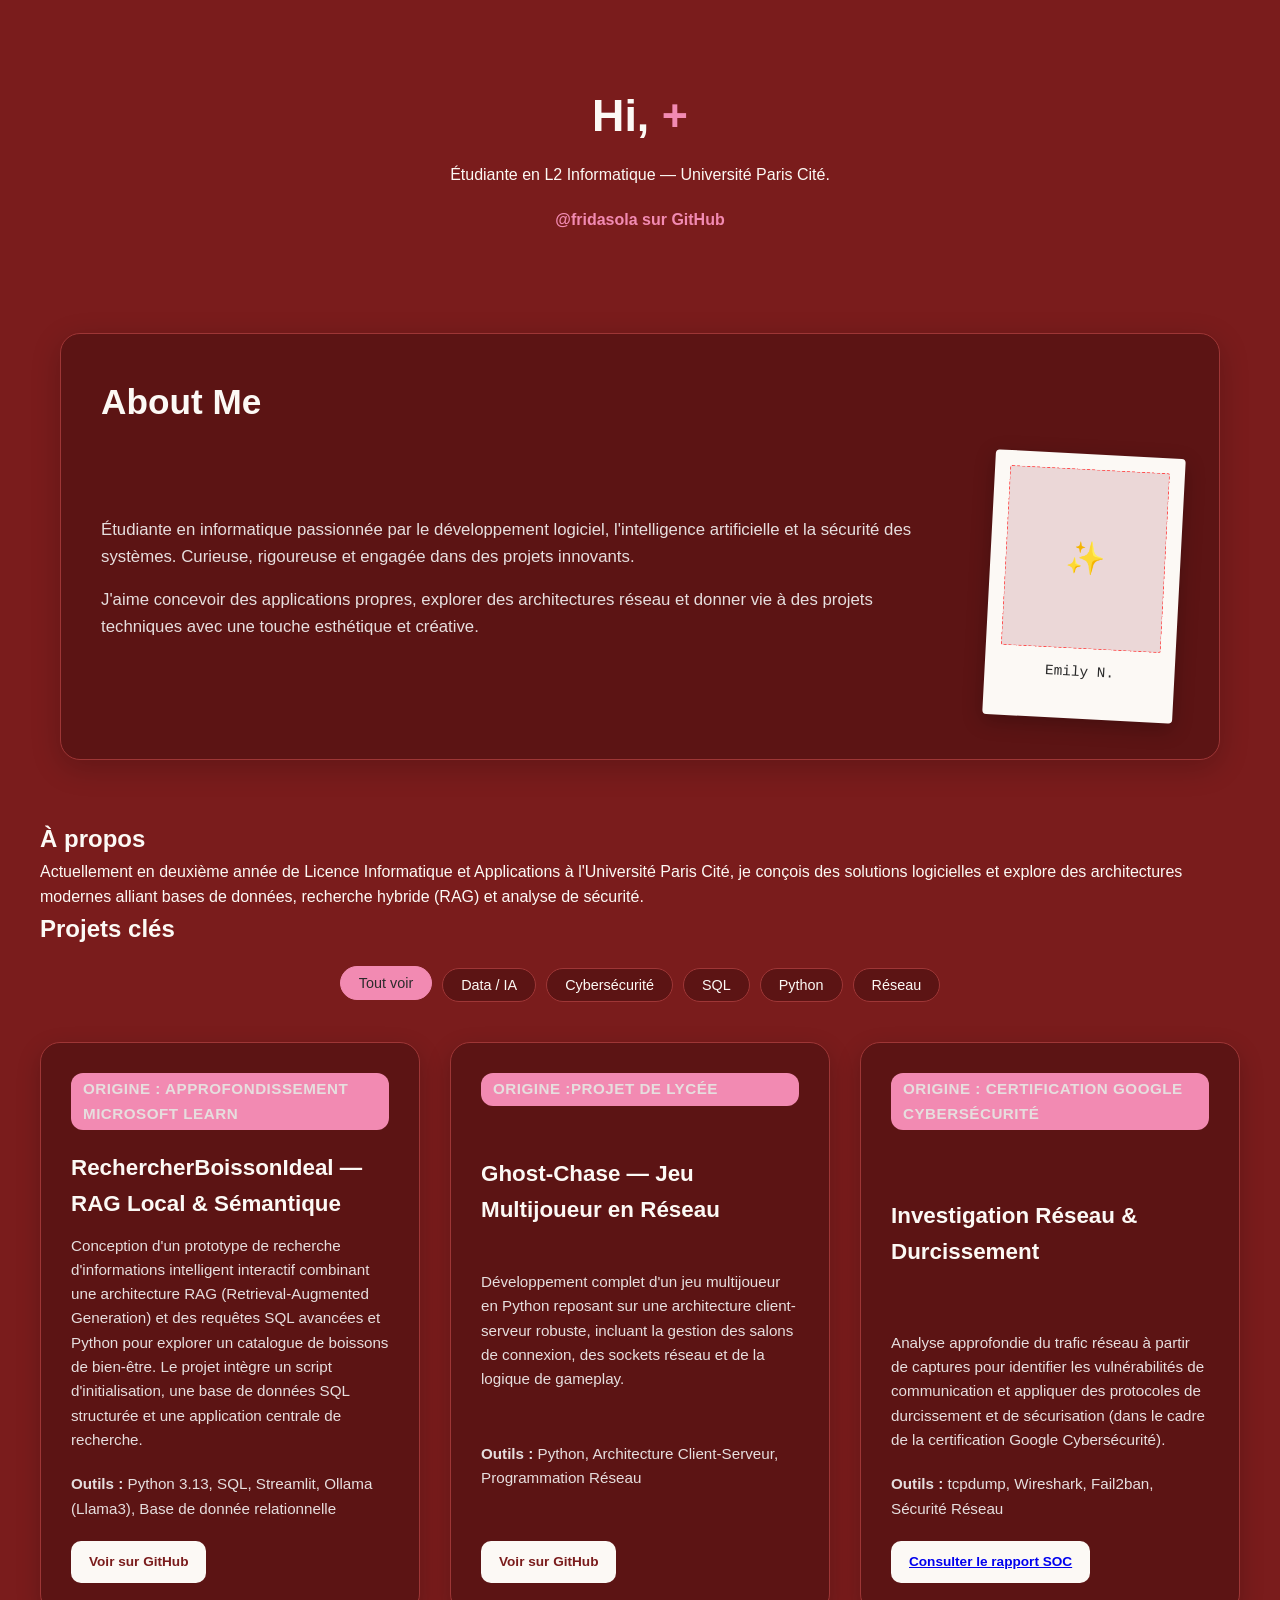
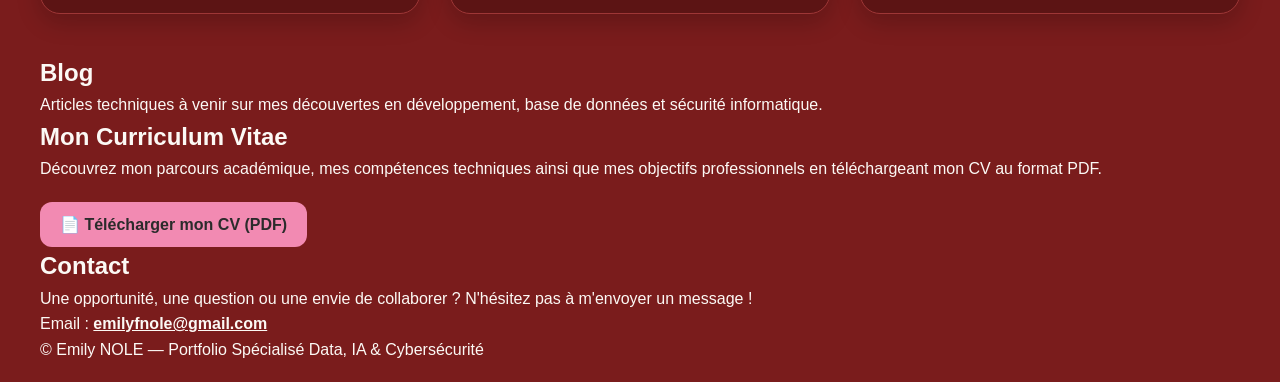
<file: index.html>
<!doctype html>
<html lang="fr">
<head>
  <meta charset="utf-8">
  <meta name="viewport" content="width=device-width, initial-scale=1">
  <title>Portfolio — Emily NOLE</title>
  <link rel="preconnect" href="https://fonts.googleapis.com">
  <link rel="preconnect" href="https://fonts.gstatic.com" crossorigin>
  <link href="https://fonts.googleapis.com/css2?family=Playfair+Display:wght@600;700&family=Poppins:wght@300;400;600&display=swap" rel="stylesheet">
  <link rel="stylesheet" href="styles.css">
</head>
<body>

  <header class="hero">
    <div class="container">
      <div class="pixel-card">
        <h1 class="scramble-text">Hi, I'm Emily.</h1>
        <p class="sub">Étudiante en L2 Informatique — Université Paris Cité.</p>
        <p><a href="https://github.com/fridasola" target="_blank" class="github-link">@fridasola sur GitHub</a></p>
      </div>
    </div>
  </header>
  <section id="about" class="about-section">
    <div class="about-container">
      <!-- Titre principal style manuscrit / élégant -->
      <h2 class="about-title">About Me</h2>
       
      <div class="about-content">
        <!-- Texte de présentation -->
        <div class="about-text">
          <p>
            Étudiante en informatique passionnée par le développement logiciel, l'intelligence artificielle et la sécurité des systèmes. Curieuse, rigoureuse et engagée dans des projets innovants.
          </p>
          <p>
            J'aime concevoir des applications propres, explorer des architectures réseau et donner vie à des projets techniques avec une touche esthétique et créative.
          </p>
        </div>

        <!-- Espace visuel / Polaroid ou cadre photo -->
        <div class="about-visual">
          <div class="polaroid-frame">
            <!-- Vous pourrez y glisser votre image ou un visuel sympa -->
            <div class="polaroid-placeholder">✨</div>
            <span class="polaroid-caption">Emily N.</span>
          </div>
        </div>
      </div>
    </div>
  </section>

  <main class="container">
    <section id="about" class="pixel-card">
      <h2>À propos</h2>
      <p>Actuellement en deuxième année de Licence Informatique et Applications à l'Université Paris Cité, je conçois des solutions logicielles et explore des architectures modernes alliant bases de données, recherche hybride (RAG) et analyse de sécurité.</p>
    </section>

    <section id="projects" class="pixel-card">
      <h2>Projets clés</h2>
      
      <div class="filter-container" style="margin-bottom: 24px; display: flex; gap: 10px; flex-wrap: wrap;">
        <button class="filter-btn active" onclick="filterProjects('all')">Tout voir</button>
        <button class="filter-btn" onclick="filterProjects('data-ai')">Data / IA</button>
        <button class="filter-btn" onclick="filterProjects('cybersecurité')">Cybersécurité</button>
        <button class="filter-btn" onclick="filterProjects('sql')">SQL</button>
        <button class="filter-btn" onclick="filterProjects('python')">Python</button>
        <button class="filter-btn" onclick="filterProjects('réseau')">Réseau</button>
      </div>
      
      <div class="projects-grid">
        <article class="project" data-tags="data-ai sql python">
          <p class="project-origin"><strong>Origine :</strong> Approfondissement Microsoft Learn</p>
          <h3>RechercherBoissonIdeal — RAG Local & Sémantique</h3>
          <div class="project-card">
            <p>
              Conception d'un prototype de recherche d'informations intelligent interactif combinant une architecture RAG (Retrieval-Augmented Generation) et des requêtes SQL avancées et Python pour explorer un catalogue de boissons de bien-être. 
              Le projet intègre un script d'initialisation, une base de données SQL structurée et une application centrale de recherche.
            </p>
          </div>
          <p class="meta"><strong>Outils :</strong> Python 3.13, SQL, Streamlit, Ollama (Llama3), Base de donnée relationnelle</p>
          <div class="project-links">
            <a class="project-btn" href="https://github.com/fridasola/RechercherBoissonIdeal" target="_blank">Voir sur GitHub</a>
          </div>
        </article>

        <article class="project" data-tags="python réseau">
          <p class="project-origin"><strong>Origine :</strong>Projet de lycée</p>
          <h3>Ghost-Chase — Jeu Multijoueur en Réseau</h3>
          <div class="project-card">
            <p>
              Développement complet d'un jeu multijoueur en Python reposant sur une architecture client-serveur robuste, 
              incluant la gestion des salons de connexion, des sockets réseau et de la logique de gameplay.
            </p>
          </div>
          <p class="meta"><strong>Outils :</strong> Python, Architecture Client-Serveur, Programmation Réseau</p>
          <div class="project-links">
            <a class="project-btn" href="https://github.com/fridasola/Ghost-Chase" target="_blank">Voir sur GitHub</a>
          </div>
        </article>
        <article class="project" data-tags="cybersecurité réseau">
          <p class="project-origin"><strong>Origine :</strong> Certification Google Cybersécurité</p>
          <h3>Investigation Réseau & Durcissement</h3>
          <div class="project-card">
          <p>
            Analyse approfondie du trafic réseau à partir de captures pour identifier les vulnérabilités de communication 
            et appliquer des protocoles de durcissement et de sécurisation (dans le cadre de la certification Google Cybersécurité).
          </p>
          <p class="meta"><strong>Outils :</strong> tcpdump, Wireshark, Fail2ban, Sécurité Réseau</p>
          <div class="project-btn">
            <a class="pixel-link" href="projects/yummyrecipes.html">Consulter le rapport SOC</a>
          </div>
        </article>
      </div>
    </section>

    <section id="blog" class="pixel-card">
      <h2>Blog</h2>
      <p>Articles techniques à venir sur mes découvertes en développement, base de données et sécurité informatique.</p>
    </section>

    <section id="cv" class="pixel-card">
      <h2>Mon Curriculum Vitae</h2>
      <p>Découvrez mon parcours académique, mes compétences techniques ainsi que mes objectifs professionnels en téléchargeant mon CV au format PDF.</p>
      <p style="margin-bottom: 0;">
        <a href="cv.pdf" target="_blank" class="cv-btn">📄 Télécharger mon CV (PDF)</a>
      </p>
    </section>

    <section id="contact" class="pixel-card">
      <h2>Contact</h2>
      <p>Une opportunité, une question ou une envie de collaborer ? N'hésitez pas à m'envoyer un message !</p>
      <p style="margin-bottom: 0;">Email : <a href="mailto:emilyfnole@gmail.com" style="color: var(--text-title); font-weight: 600;">emilyfnole@gmail.com</a></p>
    </section>
  </main>

  <div class="footer-accent"></div>
  <footer>
    <div class="container">
      <p>© Emily NOLE — Portfolio Spécialisé Data, IA &amp; Cybersécurité</p>
    </div>
  </footer>

  <script>
    function filterProjects(tag) {
      // Gérer l'état actif des boutons
      const buttons = document.querySelectorAll('.filter-btn');
      buttons.forEach(btn => btn.classList.remove('active'));
      
      // Ajoute la classe active au bouton cliqué
      if (event && event.target) {
        event.target.classList.add('active');
      }

      // Filtrer les cartes de projets
      const projects = document.querySelectorAll('.project');
      projects.forEach(project => {
        const tags = project.getAttribute('data-tags').split(' ');
        if (tag === 'all' || tags.includes(tag)) {
          project.style.display = 'flex';
        } else {
          project.style.display = 'none';
        }
      });
    }
    class CuteTypewriter {
      constructor(el, phrases) {
        this.el = el;
        this.phrases = phrases;
        this.chars = '-_@^*/+.!,?♥'; // Caractères doux
        this.currentPhraseIndex = 0;
        this.init();
      }

      init() {
        this.animateText();
      }

      async animateText() {
        while (true) {
          const targetText = this.phrases[this.currentPhraseIndex];
          let displayedText = "";

          // Écriture lettre par lettre de façon bien plus lente et douce
          for (let i = 0; i < targetText.length; i++) {
            // Petit effet de clignotement mignon sur la lettre en cours
            for (let j = 0; j < 2; j++) {
              const randomChar = this.chars[Math.floor(Math.random() * this.chars.length)];
              this.el.innerHTML = displayedText + `<span style="color: var(--accent-pink);">${randomChar}</span>`;
              await new Promise(r => setTimeout(r, 60)); // Plus lent
            }
            // On pose la vraie lettre
            displayedText += targetText[i];
            this.el.innerText = displayedText;
            await new Promise(r => setTimeout(r, 150)); // Vitesse de frappe posée et naturelle
          }

          // Pause longue pour admirer la phrase affichée
          await new Promise(r => setTimeout(r, 4000));
          // Effacement doux vers la gauche
          for (let i = targetText.length; i > 0; i--) {
            displayedText = targetText.substring(0, i - 1);
            this.el.innerText = displayedText;
            await new Promise(r => setTimeout(r, 80));
          }
          // Petite pause avant la phrase suivante
          this.currentPhraseIndex = (this.currentPhraseIndex + 1) % this.phrases.length;
          await new Promise(r => setTimeout(r, 800));
        }
      }
    }
    // Les phrases d'introduction
    const phrases = [
      "Hi, I'm Emily",
      "Bienvenue dans mon univers"
    ];

    // Lancement sur l'élément
    const el = document.querySelector('.scramble-text');
    if (el) {
      new CuteTypewriter(el, phrases);
    }
  </script>
</body>
</html>
</file>
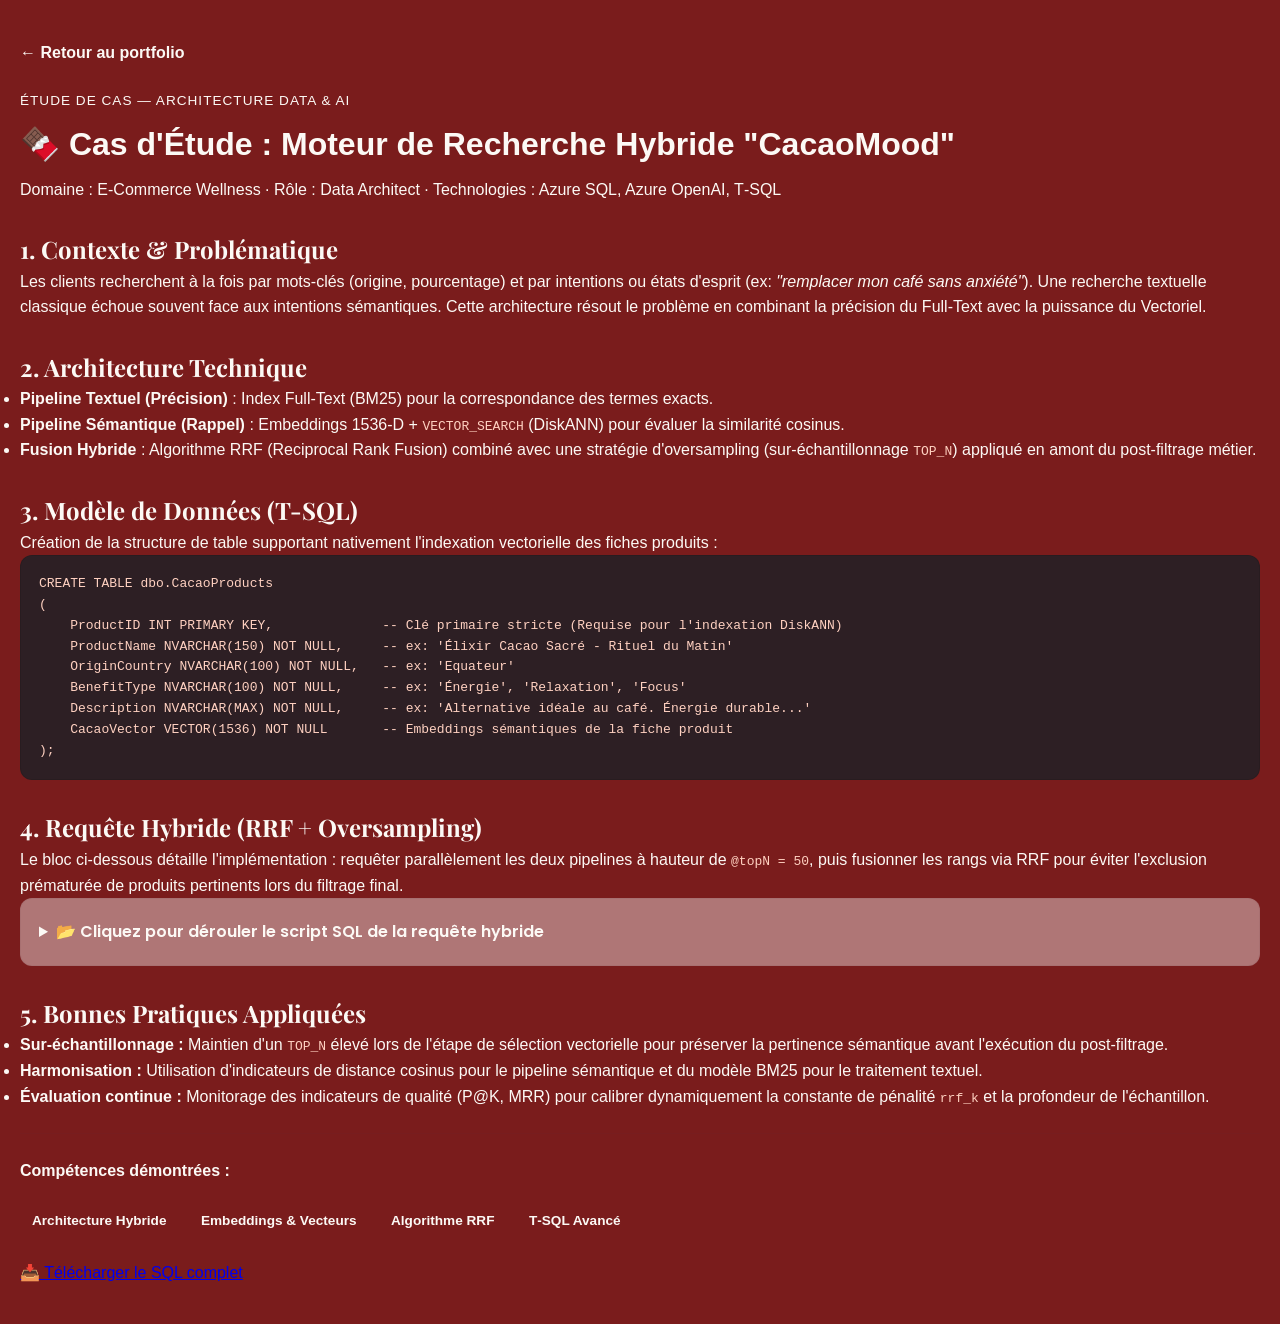
<file: projects/cacao_hybrid.html>
<!doctype html>
<html lang="fr">
<head>
  <meta charset="utf-8">
  <meta name="viewport" content="width=device-width,initial-scale=1">
  <title>CacaoMood — Moteur de Recherche Hybride</title>
  <link rel="preconnect" href="https://fonts.googleapis.com">
  <link rel="preconnect" href="https://fonts.gstatic.com" crossorigin>
  <link href="https://fonts.googleapis.com/css2?family=Playfair+Display:wght@600;700&family=Poppins:wght@300;400;600&display=swap" rel="stylesheet">
  <link rel="stylesheet" href="../styles.css">
  <style>
    body { padding: 40px 0; }
    .back-link { display: inline-block; margin-bottom: 24px; color: var(--text-title); font-weight: 600; text-decoration: none; transition: var(--transition); }
    .back-link:hover { transform: translateX(-4px); }
    pre { background: #2d1f24; color: #f8d7e0; padding: 18px; border-radius: 12px; overflow-x: auto; font-family: monospace; border: 1px solid rgba(0,0,0,0.1); }
    code { color: #ffd1c1; }
    h2 { font-family: 'Playfair Display', serif; color: var(--text-title); margin-top: 28px; }
    summary { font-family: 'Poppins', sans-serif; font-weight: 600; color: var(--text-title); cursor: pointer; padding: 8px 0; }
    .tech-badge { display: inline-block; background: var(--accent-3); color: var(--text-title); padding: 4px 12px; border-radius: 12px; font-size: 0.85rem; font-weight: 600; margin-right: 6px; margin-top: 6px; }
  </style>
</head>
<body>
  <div class="container">
    <a href="../index.html" class="back-link">← Retour au portfolio</a>

    <div class="pixel-card">
      <p style="text-transform: uppercase; font-size: 0.85rem; color: var(--muted); letter-spacing: 1px; margin-bottom: 8px;">Étude de Cas — Architecture Data &amp; AI</p>
      <h1 class="pixel-title" style="text-align: left; margin-bottom: 6px;">🍫 Cas d'Étude : Moteur de Recherche Hybride "CacaoMood"</h1>
      <p class="meta" style="margin-bottom: 24px;">Domaine : E‑Commerce Wellness · Rôle : Data Architect · Technologies : Azure SQL, Azure OpenAI, T‑SQL</p>

      <h2>1. Contexte &amp; Problématique</h2>
      <p>Les clients recherchent à la fois par mots‑clés (origine, pourcentage) et par intentions ou états d'esprit (ex: <em>"remplacer mon café sans anxiété"</em>). Une recherche textuelle classique échoue souvent face aux intentions sémantiques. Cette architecture résout le problème en combinant la précision du Full‑Text avec la puissance du Vectoriel.</p>

      <h2>2. Architecture Technique</h2>
      <ul>
        <li><strong>Pipeline Textuel (Précision)</strong> : Index Full‑Text (BM25) pour la correspondance des termes exacts.</li>
        <li><strong>Pipeline Sémantique (Rappel)</strong> : Embeddings 1536‑D + <code>VECTOR_SEARCH</code> (DiskANN) pour évaluer la similarité cosinus.</li>
        <li><strong>Fusion Hybride</strong> : Algorithme RRF (Reciprocal Rank Fusion) combiné avec une stratégie d'oversampling (sur-échantillonnage <code>TOP_N</code>) appliqué en amont du post‑filtrage métier.</li>
      </ul>

      <h2>3. Modèle de Données (T‑SQL)</h2>
      <p>Création de la structure de table supportant nativement l'indexation vectorielle des fiches produits :</p>
      <pre><code>CREATE TABLE dbo.CacaoProducts
(
    ProductID INT PRIMARY KEY,              -- Clé primaire stricte (Requise pour l'indexation DiskANN)
    ProductName NVARCHAR(150) NOT NULL,     -- ex: 'Élixir Cacao Sacré - Rituel du Matin'
    OriginCountry NVARCHAR(100) NOT NULL,   -- ex: 'Equateur'
    BenefitType NVARCHAR(100) NOT NULL,     -- ex: 'Énergie', 'Relaxation', 'Focus'
    Description NVARCHAR(MAX) NOT NULL,     -- ex: 'Alternative idéale au café. Énergie durable...'
    CacaoVector VECTOR(1536) NOT NULL       -- Embeddings sémantiques de la fiche produit
);
</code></pre>

      <h2>4. Requête Hybride (RRF + Oversampling)</h2>
      <p>Le bloc ci‑dessous détaille l'implémentation : requêter parallèlement les deux pipelines à hauteur de <code>@topN = 50</code>, puis fusionner les rangs via RRF pour éviter l'exclusion prématurée de produits pertinents lors du filtrage final.</p>

      <details style="background: rgba(255,255,255,0.4); padding: 12px 18px; border-radius: 12px; border: 1px solid rgba(90,47,59,0.08); margin-bottom: 20px;">
        <summary>📂 Cliquez pour dérouler le script SQL de la requête hybride</summary>
        <button class="copy-btn" data-target="sql-hybrid-1" style="margin-bottom: 10px;">Copier le SQL</button>
        <pre id="sql-hybrid-1"><code>DECLARE @userInputText NVARCHAR(1000) = 'remplacer mon café du matin sans stress et avec de la douceur';
DECLARE @userQueryVector VECTOR(1536) = '[0.012, -0.043, ...]';
DECLARE @rrfK INT = 60;
DECLARE @topN INT = 50;
DECLARE @targetBenefit NVARCHAR(100) = 'Énergie';

WITH keyword_search AS (
    SELECT TOP(@topN) p.ProductID,
        RANK() OVER (ORDER BY ftt.[RANK] DESC) AS keyword_rank
    FROM dbo.CacaoProducts p
    INNER JOIN FREETEXTTABLE(dbo.CacaoProducts, Description, @userInputText) AS ftt 
        ON p.ProductID = ftt.[KEY]
    WHERE p.BenefitType = @targetBenefit
),
vector_search AS (
    SELECT TOP(@topN) t.ProductID,
        RANK() OVER (ORDER BY s.distance) AS vector_rank
    FROM VECTOR_SEARCH(
        TABLE dbo.CacaoProducts,
        COLUMN CacaoVector,
        SIMILAR_TO @userQueryVector,
        METRIC 'cosine',
        TOP_N @topN
    ) AS s
    INNER JOIN dbo.CacaoProducts p ON s.ProductID = p.ProductID
    WHERE p.BenefitType = @targetBenefit
),
combined AS (
    SELECT TOP(10)
        COALESCE(ks.ProductID, vs.ProductID) AS ProductID,
        COALESCE(1.0 / (@rrfK + ks.keyword_rank), 0.0) +
        COALESCE(1.0 / (@rrfK + vs.vector_rank), 0.0) AS rrf_score
    FROM keyword_search ks
    FULL OUTER JOIN vector_search vs ON ks.ProductID = vs.ProductID
)
SELECT TOP(10) p.ProductName, p.OriginCountry, p.BenefitType, c.rrf_score
FROM combined c
INNER JOIN dbo.CacaoProducts p ON c.ProductID = p.ProductID
ORDER BY c.rrf_score DESC;
</code></pre>
      </details>

      <h2>5. Bonnes Pratiques Appliquées</h2>
      <ul>
        <li><strong>Sur‑échantillonnage :</strong> Maintien d'un <code>TOP_N</code> élevé lors de l'étape de sélection vectorielle pour préserver la pertinence sémantique avant l'exécution du post-filtrage.</li>
        <li><strong>Harmonisation :</strong> Utilisation d'indicateurs de distance cosinus pour le pipeline sémantique et du modèle BM25 pour le traitement textuel.</li>
        <li><strong>Évaluation continue :</strong> Monitorage des indicateurs de qualité (P@K, MRR) pour calibrer dynamiquement la constante de pénalité <code>rrf_k</code> et la profondeur de l'échantillon.</li>
      </ul>

      <hr style="border: 0; height: 1px; background: rgba(90,47,59,0.1); margin: 24px 0;">

      <p style="margin-bottom: 16px;"><strong>Compétences démontrées :</strong></p>
      <div style="margin-bottom: 24px;">
        <span class="tech-badge">Architecture Hybride</span>
        <span class="tech-badge">Embeddings &amp; Vecteurs</span>
        <span class="tech-badge">Algorithme RRF</span>
        <span class="tech-badge">T‑SQL Avancé</span>
      </div>

      <p style="margin-bottom: 0;">
        <a class="pixel-link" href="cacao_hybrid_full (1).sql" download>📥 Télécharger le SQL complet</a>
      </p>
    </div>
  </div>
  <script src="../assets/copy.js"></script>
</body>
</html>
</file>
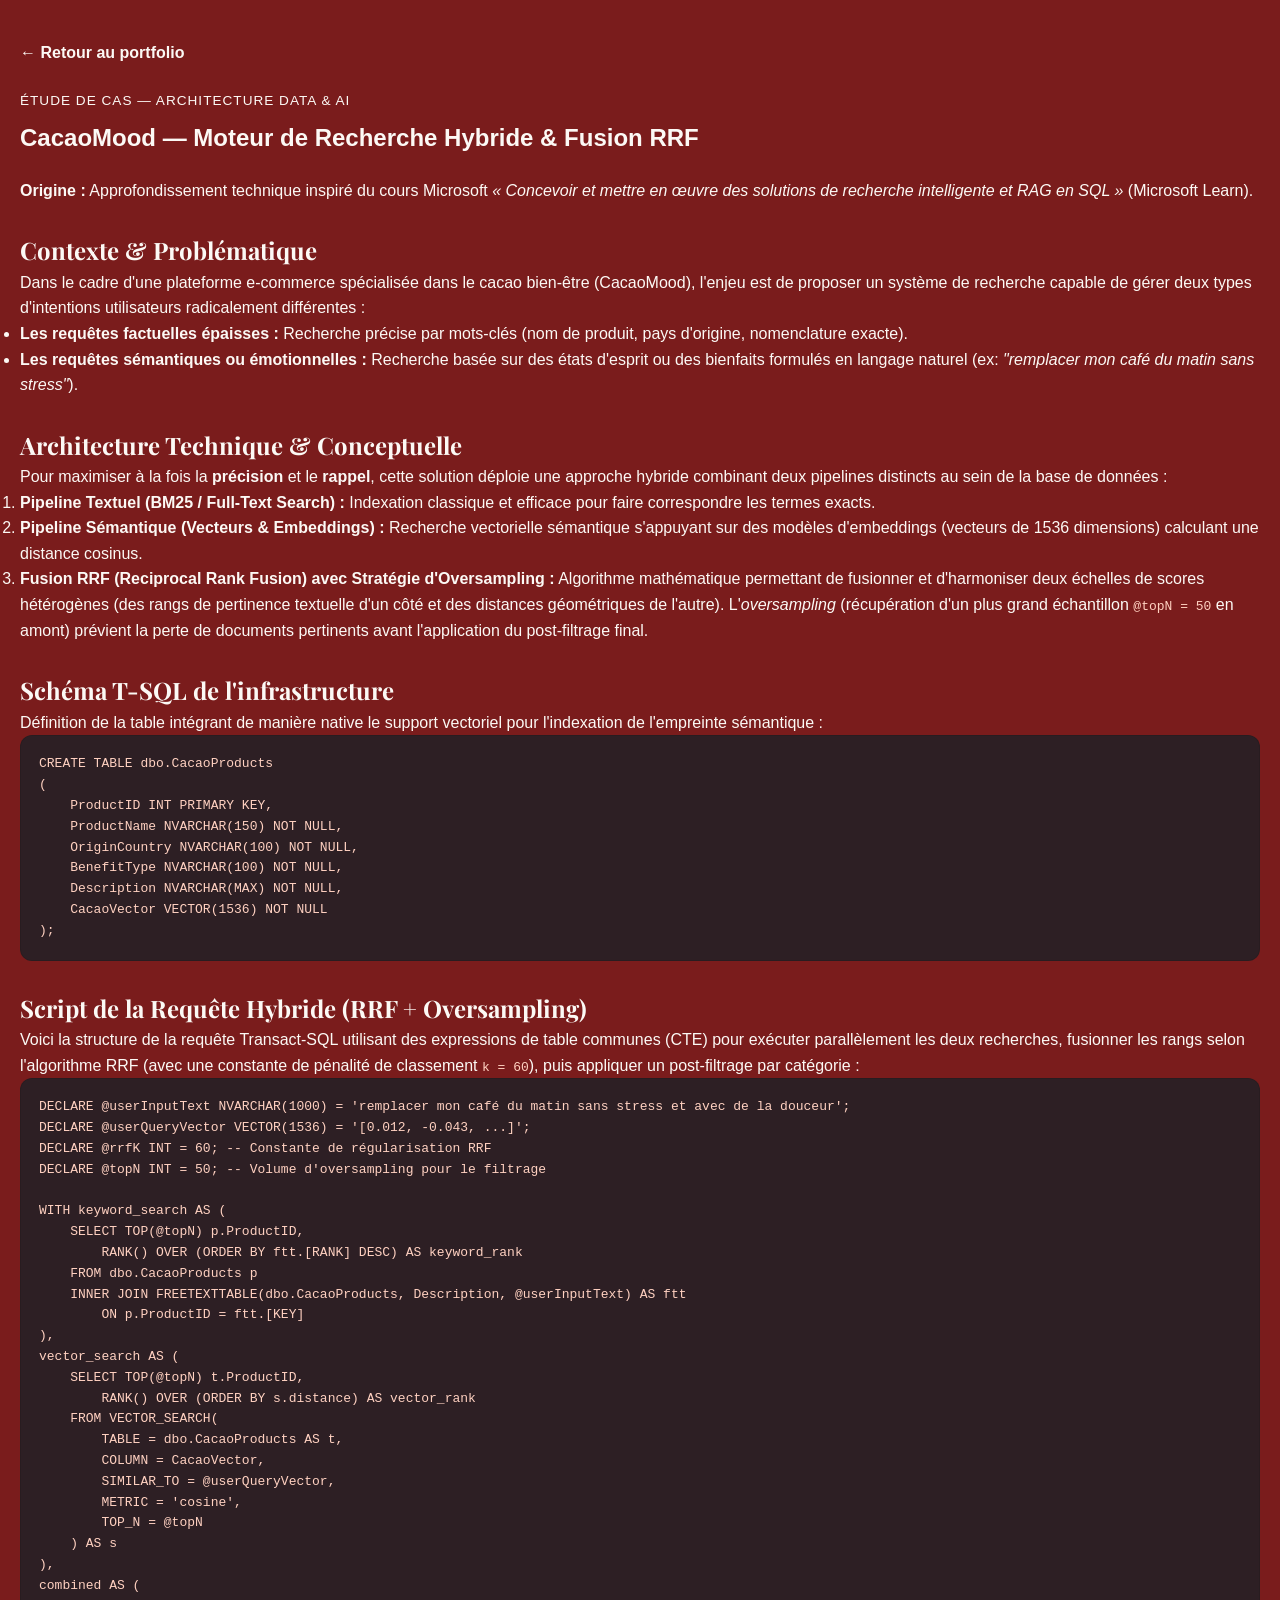
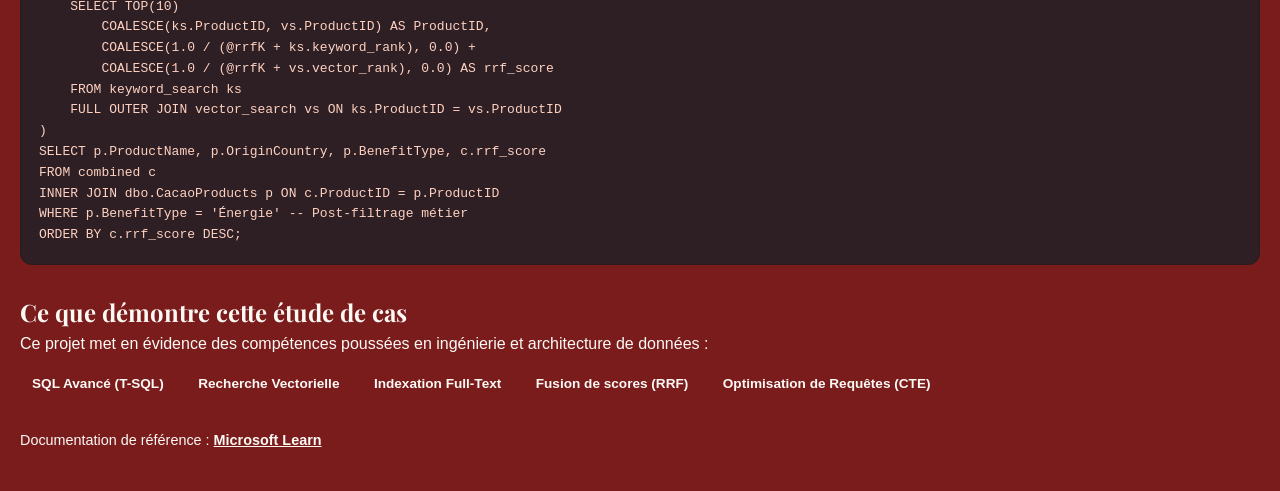
<file: projects/cacaomood.html>
<!doctype html>
<html lang="fr">
<head>
  <meta charset="utf-8">
  <meta name="viewport" content="width=device-width, initial-scale=1">
  <title>CacaoMood — Moteur de Recherche Hybride &amp; RRF</title>
  <!-- Import des polices cohérentes avec l'accueil -->
  <link rel="preconnect" href="https://fonts.googleapis.com">
  <link rel="preconnect" href="https://fonts.gstatic.com" crossorigin>
  <link href="https://fonts.googleapis.com/css2?family=Playfair+Display:wght@600;700&family=Poppins:wght@300;400;600&display=swap" rel="stylesheet">
  <link rel="stylesheet" href="../styles.css">
  <style>
    body { padding: 40px 0; }
    .back-link { display: inline-block; margin-bottom: 24px; color: var(--text-title); font-weight: 600; text-decoration: none; transition: var(--transition); }
    .back-link:hover { transform: translateX(-4px); }
    pre { background: #2d1f24; color: #f8d7e0; padding: 18px; border-radius: 12px; overflow-x: auto; font-family: monospace; border: 1px solid rgba(0,0,0,0.1); }
    code { color: #ffd1c1; }
    h2 { font-family: 'Playfair Display', serif; color: var(--text-title); margin-top: 28px; }
    .tech-badge { display: inline-block; background: var(--accent-3); color: var(--text-title); padding: 4px 12px; border-radius: 12px; font-size: 0.85rem; font-weight: 600; margin-right: 6px; }
  </style>
</head>
<body>
  <main class="container">
    <a href="../index.html" class="back-link">← Retour au portfolio</a>
    
    <article class="pixel-card">
      <p style="text-transform: uppercase; font-size: 0.85rem; color: var(--muted); letter-spacing: 1px; margin-bottom: 8px;">Étude de Cas — Architecture Data &amp; AI</p>
      <h1 class="pixel-title" style="text-align: left; margin-bottom: 20px;">CacaoMood — Moteur de Recherche Hybride &amp; Fusion RRF</h1>
      
      <p><strong>Origine :</strong> Approfondissement technique inspiré du cours Microsoft <em>« Concevoir et mettre en œuvre des solutions de recherche intelligente et RAG en SQL »</em> (Microsoft Learn).</p>

      <h2>Contexte &amp; Problématique</h2>
      <p>Dans le cadre d'une plateforme e‑commerce spécialisée dans le cacao bien-être (CacaoMood), l'enjeu est de proposer un système de recherche capable de gérer deux types d'intentions utilisateurs radicalement différentes :</p>
      <ul>
        <li><strong>Les requêtes factuelles épaisses :</strong> Recherche précise par mots-clés (nom de produit, pays d'origine, nomenclature exacte).</li>
        <li><strong>Les requêtes sémantiques ou émotionnelles :</strong> Recherche basée sur des états d'esprit ou des bienfaits formulés en langage naturel (ex: <em>"remplacer mon café du matin sans stress"</em>).</li>
      </ul>

      <h2>Architecture Technique &amp; Conceptuelle</h2>
      <p>Pour maximiser à la fois la <strong>précision</strong> et le <strong>rappel</strong>, cette solution déploie une approche hybride combinant deux pipelines distincts au sein de la base de données :</p>
      <ol>
        <li><strong>Pipeline Textuel (BM25 / Full‑Text Search) :</strong> Indexation classique et efficace pour faire correspondre les termes exacts.</li>
        <li><strong>Pipeline Sémantique (Vecteurs &amp; Embeddings) :</strong> Recherche vectorielle sémantique s'appuyant sur des modèles d'embeddings (vecteurs de 1536 dimensions) calculant une distance cosinus.</li>
        <li><strong>Fusion RRF (Reciprocal Rank Fusion) avec Stratégie d'Oversampling :</strong> Algorithme mathématique permettant de fusionner et d'harmoniser deux échelles de scores hétérogènes (des rangs de pertinence textuelle d'un côté et des distances géométriques de l'autre). L'<em>oversampling</em> (récupération d'un plus grand échantillon <code>@topN = 50</code> en amont) prévient la perte de documents pertinents avant l'application du post-filtrage final.</li>
      </ol>

      <h2>Schéma T‑SQL de l'infrastructure</h2>
      <p>Définition de la table intégrant de manière native le support vectoriel pour l'indexation de l'empreinte sémantique :</p>
      <pre><code>CREATE TABLE dbo.CacaoProducts
(
    ProductID INT PRIMARY KEY,
    ProductName NVARCHAR(150) NOT NULL,
    OriginCountry NVARCHAR(100) NOT NULL,
    BenefitType NVARCHAR(100) NOT NULL,
    Description NVARCHAR(MAX) NOT NULL,
    CacaoVector VECTOR(1536) NOT NULL
);
</code></pre>

      <h2>Script de la Requête Hybride (RRF + Oversampling)</h2>
      <p>Voici la structure de la requête Transact-SQL utilisant des expressions de table communes (CTE) pour exécuter parallèlement les deux recherches, fusionner les rangs selon l'algorithme RRF (avec une constante de pénalité de classement <code>k = 60</code>), puis appliquer un post-filtrage par catégorie :</p>
      <pre><code>DECLARE @userInputText NVARCHAR(1000) = 'remplacer mon café du matin sans stress et avec de la douceur';
DECLARE @userQueryVector VECTOR(1536) = '[0.012, -0.043, ...]';
DECLARE @rrfK INT = 60; -- Constante de régularisation RRF
DECLARE @topN INT = 50; -- Volume d'oversampling pour le filtrage

WITH keyword_search AS (
    SELECT TOP(@topN) p.ProductID,
        RANK() OVER (ORDER BY ftt.[RANK] DESC) AS keyword_rank
    FROM dbo.CacaoProducts p
    INNER JOIN FREETEXTTABLE(dbo.CacaoProducts, Description, @userInputText) AS ftt 
        ON p.ProductID = ftt.[KEY]
),
vector_search AS (
    SELECT TOP(@topN) t.ProductID,
        RANK() OVER (ORDER BY s.distance) AS vector_rank
    FROM VECTOR_SEARCH(
        TABLE = dbo.CacaoProducts AS t,
        COLUMN = CacaoVector,
        SIMILAR_TO = @userQueryVector,
        METRIC = 'cosine',
        TOP_N = @topN
    ) AS s
),
combined AS (
    SELECT TOP(10)
        COALESCE(ks.ProductID, vs.ProductID) AS ProductID,
        COALESCE(1.0 / (@rrfK + ks.keyword_rank), 0.0) +
        COALESCE(1.0 / (@rrfK + vs.vector_rank), 0.0) AS rrf_score
    FROM keyword_search ks
    FULL OUTER JOIN vector_search vs ON ks.ProductID = vs.ProductID
)
SELECT p.ProductName, p.OriginCountry, p.BenefitType, c.rrf_score
FROM combined c
INNER JOIN dbo.CacaoProducts p ON c.ProductID = p.ProductID
WHERE p.BenefitType = 'Énergie' -- Post-filtrage métier
ORDER BY c.rrf_score DESC;
</code></pre>

      <h2>Ce que démontre cette étude de cas</h2>
      <p>Ce projet met en évidence des compétences poussées en ingénierie et architecture de données :</p>
      <div style="margin-top: 12px;">
        <span class="tech-badge">SQL Avancé (T-SQL)</span>
        <span class="tech-badge">Recherche Vectorielle</span>
        <span class="tech-badge">Indexation Full-Text</span>
        <span class="tech-badge">Fusion de scores (RRF)</span>
        <span class="tech-badge">Optimisation de Requêtes (CTE)</span>
      </div>

      <p style="margin-top: 30px; font-size: 0.9rem; color: var(--muted);">
        Documentation de référence : <a href="https://learn.microsoft.com/" target="_blank" style="color: var(--text-title); font-weight: 600;">Microsoft Learn</a>
      </p>
    </article>
  </main>
</body>
</html>
</file>
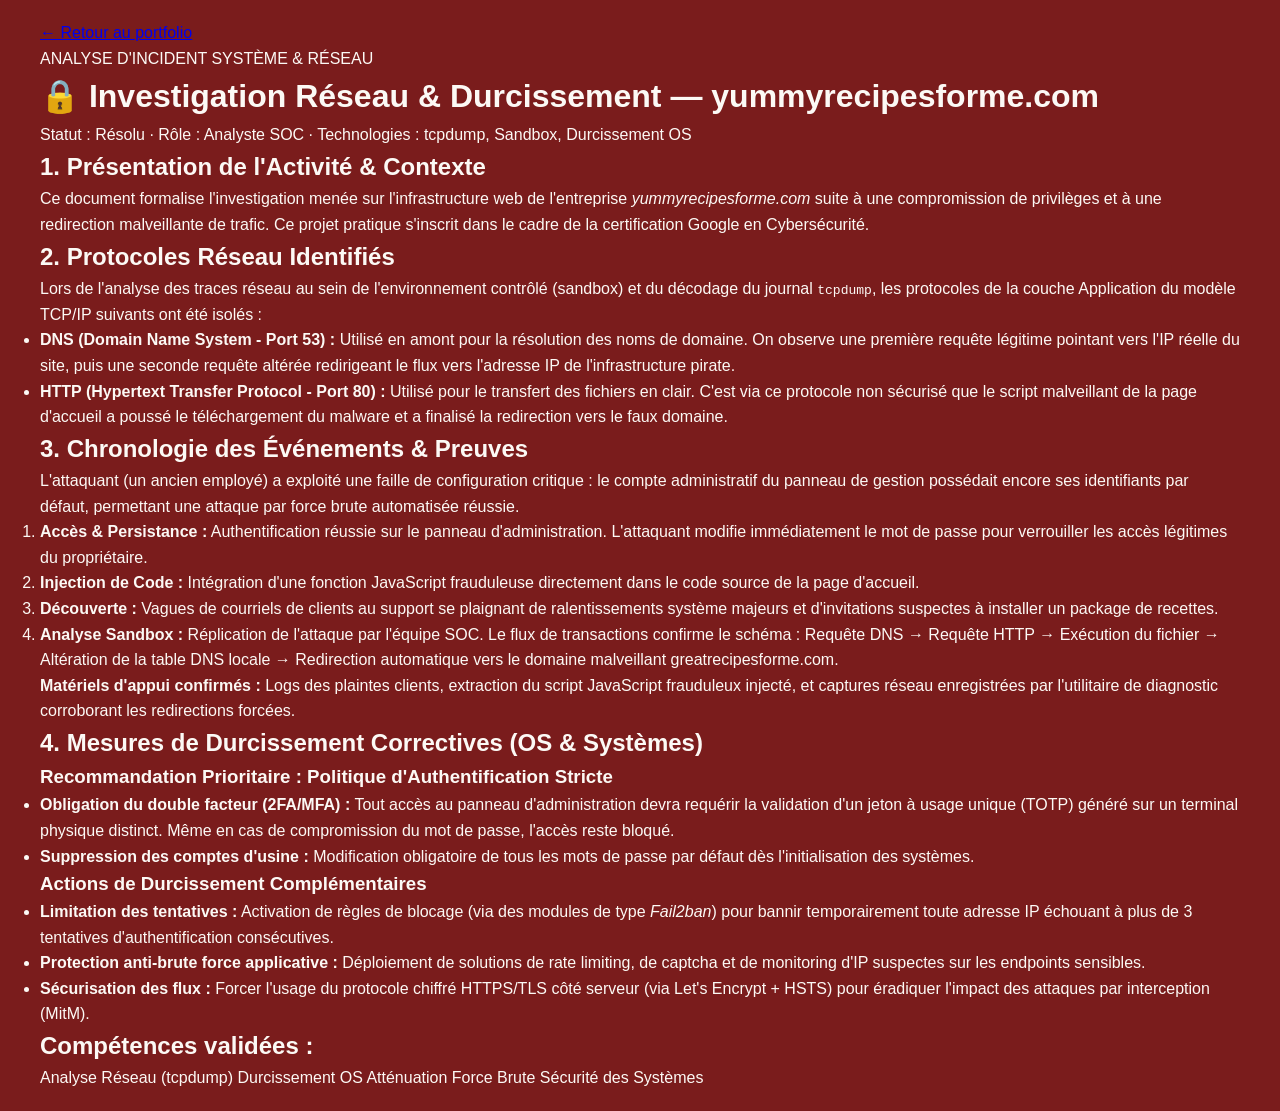
<file: projects/yummyrecipes.html>
<!DOCTYPE html>
<html lang="fr">
<head>
    <meta charset="UTF-8">
    <meta name="viewport" content="width=device-width, initial-scale=1.0">
    <title>Investigation Réseau & Durcissement — yummyrecipesforme.com</title>
    <link rel="stylesheet" href="../styles.css">
</head>
<body>
    <main class="container">
        <p><a href="../index.html">← Retour au portfolio</a></p>
        <p class="subtitle">ANALYSE D'INCIDENT SYSTÈME & RÉSEAU</p>
        
        <h1>🔒 Investigation Réseau & Durcissement — yummyrecipesforme.com</h1>
        <p class="meta">Statut : Résolu · Rôle : Analyste SOC · Technologies : tcpdump, Sandbox, Durcissement OS</p>

        <section>
            <h2>1. Présentation de l'Activité & Contexte</h2>
            <p>Ce document formalise l'investigation menée sur l'infrastructure web de l'entreprise <em>yummyrecipesforme.com</em> suite à une compromission de privilèges et à une redirection malveillante de trafic. Ce projet pratique s'inscrit dans le cadre de la certification Google en Cybersécurité.</p>
        </section>

        <section>
            <h2>2. Protocoles Réseau Identifiés</h2>
            <p>Lors de l'analyse des traces réseau au sein de l'environnement contrôlé (sandbox) et du décodage du journal <code>tcpdump</code>, les protocoles de la couche Application du modèle TCP/IP suivants ont été isolés :</p>
            <ul>
                <li><strong>DNS (Domain Name System - Port 53) :</strong> Utilisé en amont pour la résolution des noms de domaine. On observe une première requête légitime pointant vers l'IP réelle du site, puis une seconde requête altérée redirigeant le flux vers l'adresse IP de l'infrastructure pirate.</li>
                <li><strong>HTTP (Hypertext Transfer Protocol - Port 80) :</strong> Utilisé pour le transfert des fichiers en clair. C'est via ce protocole non sécurisé que le script malveillant de la page d'accueil a poussé le téléchargement du malware et a finalisé la redirection vers le faux domaine.</li>
            </ul>
        </section>

        <section>
            <h2>3. Chronologie des Événements & Preuves</h2>
            <p>L'attaquant (un ancien employé) a exploité une faille de configuration critique : le compte administratif du panneau de gestion possédait encore ses identifiants par défaut, permettant une attaque par force brute automatisée réussie.</p>
            <ol>
                <li><strong>Accès & Persistance :</strong> Authentification réussie sur le panneau d'administration. L'attaquant modifie immédiatement le mot de passe pour verrouiller les accès légitimes du propriétaire.</li>
                <li><strong>Injection de Code :</strong> Intégration d'une fonction JavaScript frauduleuse directement dans le code source de la page d'accueil.</li>
                <li><strong>Découverte :</strong> Vagues de courriels de clients au support se plaignant de ralentissements système majeurs et d'invitations suspectes à installer un package de recettes.</li>
                <li><strong>Analyse Sandbox :</strong> Réplication de l'attaque par l'équipe SOC. Le flux de transactions confirme le schéma : <span class="highlight-flow">Requête DNS → Requête HTTP → Exécution du fichier → Altération de la table DNS locale → Redirection automatique vers le domaine malveillant greatrecipesforme.com</span>.</li>
            </ol>
            <p><strong>Matériels d'appui confirmés :</strong> Logs des plaintes clients, extraction du script JavaScript frauduleux injecté, et captures réseau enregistrées par l'utilitaire de diagnostic corroborant les redirections forcées.</p>
        </section>

        <section>
            <h2>4. Mesures de Durcissement Correctives (OS & Systèmes)</h2>
            <h3>Recommandation Prioritaire : Politique d'Authentification Stricte</h3>
            <ul>
                <li><strong>Obligation du double facteur (2FA/MFA) :</strong> Tout accès au panneau d'administration devra requérir la validation d'un jeton à usage unique (TOTP) généré sur un terminal physique distinct. Même en cas de compromission du mot de passe, l'accès reste bloqué.</li>
                <li><strong>Suppression des comptes d'usine :</strong> Modification obligatoire de tous les mots de passe par défaut dès l'initialisation des systèmes.</li>
            </ul>
            <h3>Actions de Durcissement Complémentaires</h3>
            <ul>
                <li><strong>Limitation des tentatives :</strong> Activation de règles de blocage (via des modules de type <em>Fail2ban</em>) pour bannir temporairement toute adresse IP échouant à plus de 3 tentatives d'authentification consécutives.</li>
                <li><strong>Protection anti-brute force applicative :</strong> Déploiement de solutions de rate limiting, de captcha et de monitoring d'IP suspectes sur les endpoints sensibles.</li>
                <li><strong>Sécurisation des flux :</strong> Forcer l'usage du protocole chiffré HTTPS/TLS côté serveur (via Let's Encrypt + HSTS) pour éradiquer l'impact des attaques par interception (MitM).</li>
            </ul>
        </section>

        <section>
            <h2>Compétences validées :</h2>
            <div class="tags">
                <span class="tag">Analyse Réseau (tcpdump)</span>
                <span class="tag">Durcissement OS</span>
                <span class="tag">Atténuation Force Brute</span>
                <span class="tag">Sécurité des Systèmes</span>
            </div>
        </section>
    </main>
</body>
</html>
</file>
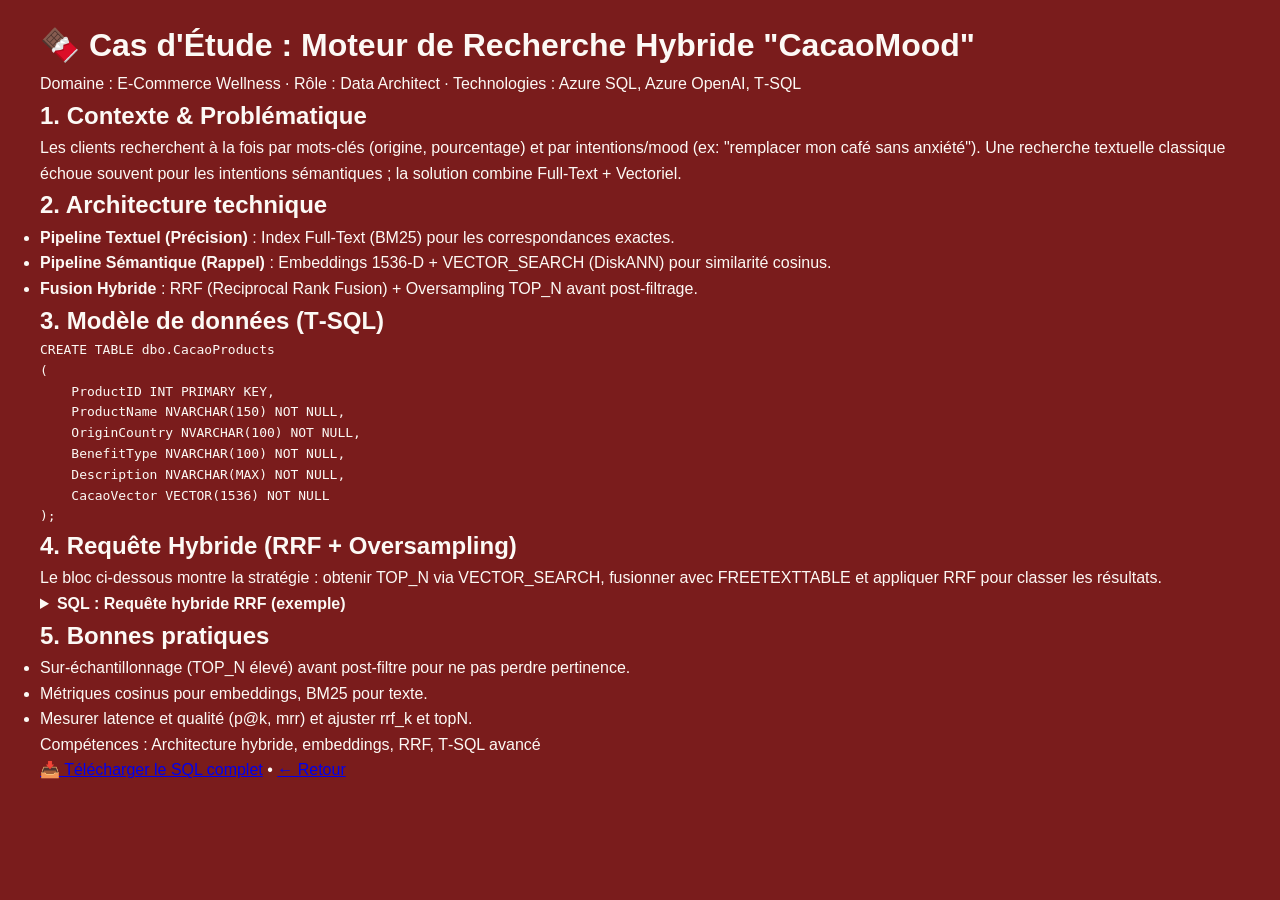
<file: projets/cacao_hybrid.html>
<!doctype html>
<html lang="fr">
<head>
  <meta charset="utf-8">
  <meta name="viewport" content="width=device-width,initial-scale=1">
  <title>CacaoMood — Moteur de Recherche Hybride</title>
  <link href="https://fonts.googleapis.com/css2?family=Playfair+Display:wght@600;700&family=Poppins:wght@300;400;600&display=swap" rel="stylesheet">
  <link rel="stylesheet" href="/styles.css">
</head>
<body>
  <div class="container">
    <div class="pixel-card">
      <h1 class="pixel-title">🍫 Cas d'Étude : Moteur de Recherche Hybride "CacaoMood"</h1>
      <p class="meta">Domaine : E‑Commerce Wellness · Rôle : Data Architect · Technologies : Azure SQL, Azure OpenAI, T‑SQL</p>

      <h2>1. Contexte &amp; Problématique</h2>
      <p>Les clients recherchent à la fois par mots‑clés (origine, pourcentage) et par intentions/mood (ex: "remplacer mon café sans anxiété"). Une recherche textuelle classique échoue souvent pour les intentions sémantiques ; la solution combine Full‑Text + Vectoriel.</p>

      <h2>2. Architecture technique</h2>
      <ul>
        <li><strong>Pipeline Textuel (Précision)</strong> : Index Full‑Text (BM25) pour les correspondances exactes.</li>
        <li><strong>Pipeline Sémantique (Rappel)</strong> : Embeddings 1536‑D + VECTOR_SEARCH (DiskANN) pour similarité cosinus.</li>
        <li><strong>Fusion Hybride</strong> : RRF (Reciprocal Rank Fusion) + Oversampling TOP_N avant post‑filtrage.</li>
      </ul>

      <h2>3. Modèle de données (T‑SQL)</h2>
      <pre><code>CREATE TABLE dbo.CacaoProducts
(
    ProductID INT PRIMARY KEY,
    ProductName NVARCHAR(150) NOT NULL,
    OriginCountry NVARCHAR(100) NOT NULL,
    BenefitType NVARCHAR(100) NOT NULL,
    Description NVARCHAR(MAX) NOT NULL,
    CacaoVector VECTOR(1536) NOT NULL
);
</code></pre>

      <h2>4. Requête Hybride (RRF + Oversampling)</h2>
      <p>Le bloc ci‑dessous montre la stratégie : obtenir TOP_N via VECTOR_SEARCH, fusionner avec FREETEXTTABLE et appliquer RRF pour classer les résultats.</p>

      <details>
        <summary><strong>SQL : Requête hybride RRF (exemple)</strong></summary>
        <button class="copy-btn" data-target="sql-hybrid-1">Copier le SQL</button>
        <pre id="sql-hybrid-1"><code>DECLARE @userInputText NVARCHAR(1000) = 'remplacer mon café du matin sans stress et avec de la douceur';
DECLARE @userQueryVector VECTOR(1536) = '[0.012, -0.043, ...]';
DECLARE @rrfK INT = 60;
DECLARE @topN INT = 50;
DECLARE @targetBenefit NVARCHAR(100) = 'Énergie';

WITH keyword_search AS (
    SELECT TOP(@topN) p.ProductID,
        RANK() OVER (ORDER BY ftt.[RANK] DESC) AS keyword_rank
    FROM dbo.CacaoProducts p
    INNER JOIN FREETEXTTABLE(dbo.CacaoProducts, Description, @userInputText) AS ftt 
        ON p.ProductID = ftt.[KEY]
    WHERE p.BenefitType = @targetBenefit
),
vector_search AS (
    SELECT TOP(@topN) t.ProductID,
        RANK() OVER (ORDER BY s.distance) AS vector_rank
    FROM VECTOR_SEARCH(
        TABLE dbo.CacaoProducts,
        COLUMN CacaoVector,
        SIMILAR_TO @userQueryVector,
        METRIC 'cosine',
        TOP_N @topN
    ) AS s
    INNER JOIN dbo.CacaoProducts p ON s.ProductID = p.ProductID
    WHERE p.BenefitType = @targetBenefit
),
combined AS (
    SELECT TOP(10)
        COALESCE(ks.ProductID, vs.ProductID) AS ProductID,
        COALESCE(1.0 / (@rrfK + ks.keyword_rank), 0.0) +
        COALESCE(1.0 / (@rrfK + vs.vector_rank), 0.0) AS rrf_score
    FROM keyword_search ks
    FULL OUTER JOIN vector_search vs ON ks.ProductID = vs.ProductID
)
SELECT TOP(10) p.ProductName, p.OriginCountry, p.BenefitType, c.rrf_score
FROM combined c
INNER JOIN dbo.CacaoProducts p ON c.ProductID = p.ProductID
ORDER BY c.rrf_score DESC;
</code></pre>
      </details>

      <h2>5. Bonnes pratiques</h2>
      <ul>
        <li>Sur‑échantillonnage (TOP_N élevé) avant post‑filtre pour ne pas perdre pertinence.</li>
        <li>Métriques cosinus pour embeddings, BM25 pour texte.</li>
        <li>Mesurer latence et qualité (p@k, mrr) et ajuster rrf_k et topN.</li>
      </ul>

      <p class="meta">Compétences : Architecture hybride, embeddings, RRF, T‑SQL avancé</p>

      <p><a class="pixel-link" href="/projects/cacao_hybrid_full.sql" download>📥 Télécharger le SQL complet</a> • <a class="pixel-link" href="/">← Retour</a></p>
    </div>
  </div>
  <script src="/assets/copy.js"></script>
</body>
</html>
</file>
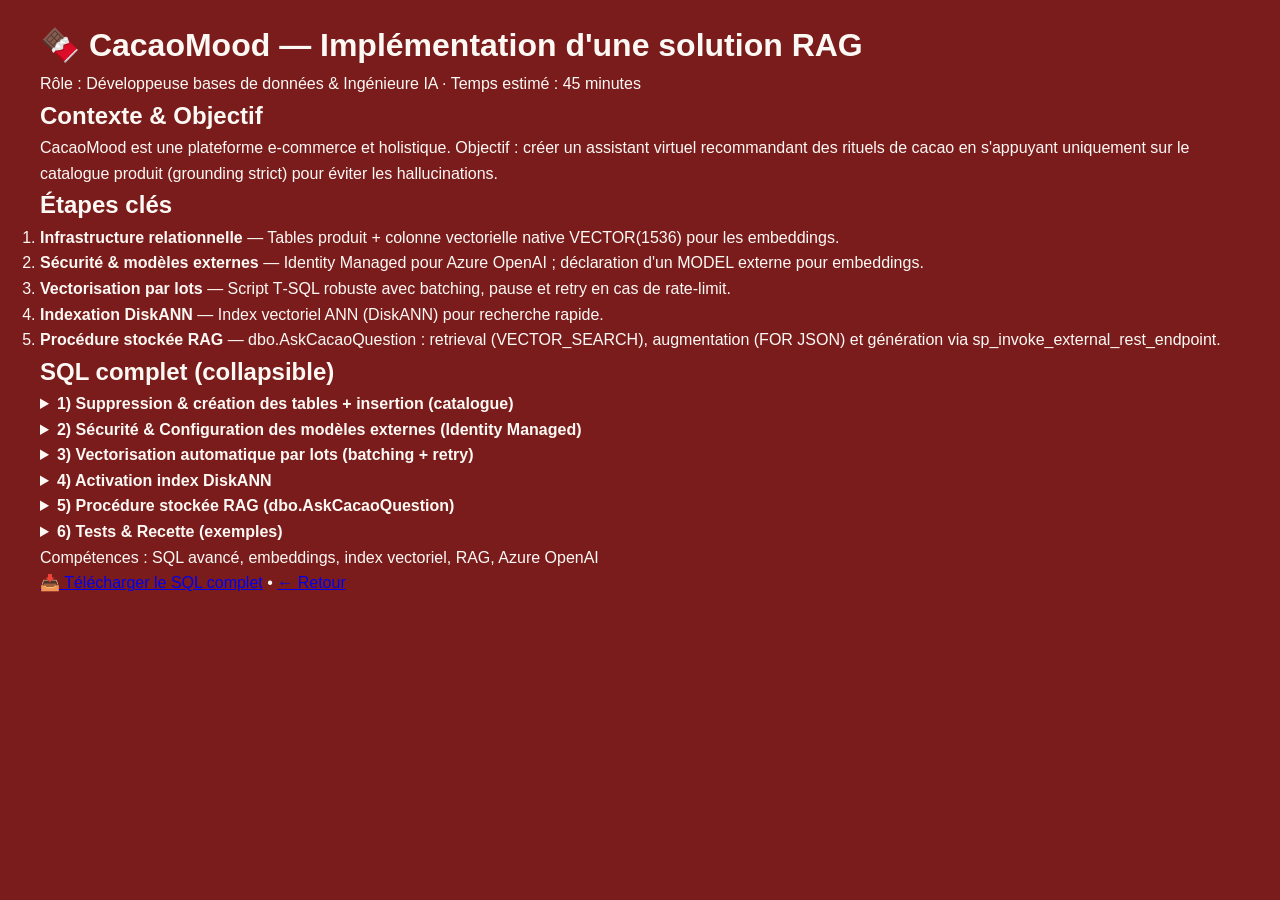
<file: projets/cacaomood.html>
<!doctype html>
<html lang="fr">
<head>
  <meta charset="utf-8">
  <meta name="viewport" content="width=device-width,initial-scale=1">
  <title>CacaoMood — Cas d'Étude RAG</title>
  <link href="https://fonts.googleapis.com/css2?family=Playfair+Display:wght@600;700&family=Poppins:wght@300;400;600&display=swap" rel="stylesheet">
  <link rel="stylesheet" href="/styles.css">
</head>
<body>
  <div class="container">
    <div class="pixel-card">
      <h1 class="pixel-title">🍫 CacaoMood — Implémentation d'une solution RAG</h1>
      <p class="meta">Rôle : Développeuse bases de données &amp; Ingénieure IA · Temps estimé : 45 minutes</p>

      <h2>Contexte &amp; Objectif</h2>
      <p>CacaoMood est une plateforme e‑commerce et holistique. Objectif : créer un assistant virtuel recommandant des rituels de cacao en s'appuyant uniquement sur le catalogue produit (grounding strict) pour éviter les hallucinations.</p>

      <h2>Étapes clés</h2>
      <ol>
        <li><strong>Infrastructure relationnelle</strong> — Tables produit + colonne vectorielle native VECTOR(1536) pour les embeddings.</li>
        <li><strong>Sécurité &amp; modèles externes</strong> — Identity Managed pour Azure OpenAI ; déclaration d'un MODEL externe pour embeddings.</li>
        <li><strong>Vectorisation par lots</strong> — Script T‑SQL robuste avec batching, pause et retry en cas de rate‑limit.</li>
        <li><strong>Indexation DiskANN</strong> — Index vectoriel ANN (DiskANN) pour recherche rapide.</li>
        <li><strong>Procédure stockée RAG</strong> — dbo.AskCacaoQuestion : retrieval (VECTOR_SEARCH), augmentation (FOR JSON) et génération via sp_invoke_external_rest_endpoint.</li>
      </ol>

      <h2>SQL complet (collapsible)</h2>

      <details>
        <summary><strong>1) Suppression & création des tables + insertion (catalogue)</strong></summary>
        <button class="copy-btn" data-target="sql-1">Copier le SQL</button>
        <pre id="sql-1"><code>-- Suppression des tables si elles existent pour repartir à neuf
DROP TABLE IF EXISTS dbo.CacaoProducts;
DROP TABLE IF EXISTS dbo.ProductBenefits;
GO

-- 1. Création de la table des Bienfaits / Rituels
CREATE TABLE dbo.ProductBenefits (
    BenefitID INT IDENTITY(1,1) PRIMARY KEY,
    BenefitName VARCHAR(100) NOT NULL,
    TargetMood VARCHAR(100) NOT NULL
);

-- 2. Création de la table des Produits Cacao avec la colonne Vectorielle
CREATE TABLE dbo.CacaoProducts (
    ProductID INT IDENTITY(1,1) PRIMARY KEY,
    ProductName NVARCHAR(150) NOT NULL,
    OriginCountry NVARCHAR(100) NOT NULL,
    Description NVARCHAR(MAX) NOT NULL,
    Price DECIMAL(5,2) NOT NULL,
    BenefitID INT FOREIGN KEY REFERENCES dbo.ProductBenefits(BenefitID),
    CacaoVector VECTOR(1536) NULL -- 1536 dimensions pour correspondre au modèle text-embedding-3-small
);
GO

-- 3. Insertion du jeu de données (Le catalogue holistique)
INSERT INTO dbo.ProductBenefits (BenefitName, TargetMood) VALUES 
('Rituel du Matin &amp; Énergie', 'Concentration, Vitalité sans stress'),
('Rituel du Soir &amp; Détente', 'Relaxation, Sommeil profond, Anti-anxiété'),
('Ancrage &amp; Méditation Chamanique', 'Pleine conscience, Connexion spirituelle');

INSERT INTO dbo.CacaoProducts (ProductName, OriginCountry, Description, Price, BenefitID) VALUES
(N'« Élixir Cacao Sacré »', N'Pérou', N'Un cacao de variété Criollo, idéal pour l''ancrage spirituel lors des méditations. Offre des notes terreuses et une douceur qui apaise l''esprit sans caféine agressive.', 29.99, 3),
(N'Aurore Énergisante', N'Équateur', N'Alternative douce et parfaite au café pour le matin. Enrichi aux épices douces, il stimule la concentration et réveille le corps en douceur pour un rituel sans stress.', 24.50, 1),
(N'Sérénité du Soir', N'Madagascar', N'Cacao extra-fin aux notes florales et de vanille. Conçu spécifiquement pour le rituel de fin de journée, il aide à relâcher l''anxiété et prépare à un sommeil profond.', 27.00, 2);
GO</code></pre>
      </details>

      <details>
        <summary><strong>2) Sécurité &amp; Configuration des modèles externes (Identity Managed)</strong></summary>
        <button class="copy-btn" data-target="sql-2">Copier le SQL</button>
        <pre id="sql-2"><code>-- 1. Création de la clé maîtresse de chiffrement de la base (si inexistante)
IF NOT EXISTS (SELECT * FROM sys.symmetric_keys WHERE name = '##MS_DatabaseMasterKey##')
BEGIN
    CREATE MASTER KEY ENCRYPTION BY PASSWORD 'TonMotDePasseFortEtSecurise123!';
END;
GO

-- 2. Création de l'identifiant lié à l'Identité Managée du serveur SQL
-- Note : Le resourceid est l'audience fixe mondiale d'Azure Cognitive Services (ne pas modifier)
CREATE DATABASE SCOPED CREDENTIAL [https://cacaomood-openai.openai.azure.com]
WITH IDENTITY = 'Managed Identity', 
SECRET = '{"resourceid": "https://cognitiveservices.azure.com"}';
GO

-- 3. Déclaration du modèle externe pour la génération d'embeddings
CREATE EXTERNAL MODEL my_embedding_model
WITH (
    LOCATION = 'https://cacaomood-openai.openai.azure.com/openai/deployments/text-embedding-3-small/embeddings?api-version=2024-10-21',
    API_FORMAT = 'Azure OpenAI',
    MODEL_TYPE = EMBEDDINGS,
    MODEL = 'text-embedding-3-small',
    CREDENTIAL = [https://cacaomood-openai.openai.azure.com]
);
GO</code></pre>
      </details>

      <details>
        <summary><strong>3) Vectorisation automatique par lots (batching + retry)</strong></summary>
        <button class="copy-btn" data-target="sql-3">Copier le SQL</button>
        <pre id="sql-3"><code>DECLARE @batchSize INT = 30; -- Taille des lots de traitement
DECLARE @rowsUpdated INT = 1;
DECLARE @retryCount INT;
DECLARE @maxRetries INT = 3;

WHILE @rowsUpdated &gt; 0
BEGIN
    SET @retryCount = 0;
    
    RETRY_BATCH:
    BEGIN TRY
        -- Mise à jour sémantique en combinant les colonnes textuelles clés
        UPDATE TOP (@batchSize) p
        SET p.CacaoVector = AI_GENERATE_EMBEDDINGS(
            p.ProductName + ' | Origine: ' + p.OriginCountry + ' | Bienfaits: ' + b.BenefitName + ' | ' + p.Description
            USE MODEL my_embedding_model
        )
        FROM dbo.CacaoProducts p
        INNER JOIN dbo.ProductBenefits b ON p.BenefitID = b.BenefitID
        WHERE p.CacaoVector IS NULL; -- Ne traite que les lignes non vectorisées
        
        SET @rowsUpdated = @@ROWCOUNT;

        -- Courte pause pour respecter les limites de l'API Azure OpenAI
        IF @rowsUpdated &gt; 0
        BEGIN
            WAITFOR DELAY '00:00:02';
        END
    END TRY
    BEGIN CATCH
        SET @retryCount += 1;
        IF @retryCount &lt;= @maxRetries
        BEGIN
            PRINT 'Limite de requêtes atteinte (Rate limited). Réessai dans 5 secondes... Tentative ' + CAST(@retryCount AS VARCHAR(2));
            WAITFOR DELAY '00:00:05';
            GOTO RETRY_BATCH;
        END
        ELSE
        BEGIN
            THROW; -- Lève l'exception si le problème persiste après 3 tentatives
        END
    END CATCH
END;
GO

-- Vérification de la réussite de l'opération
SELECT COUNT(*) AS TotalCacaos, COUNT(CacaoVector) AS CacaosVectorises 
FROM dbo.CacaoProducts;
GO</code></pre>
      </details>

      <details>
        <summary><strong>4) Activation index DiskANN</strong></summary>
        <button class="copy-btn" data-target="sql-4">Copier le SQL</button>
        <pre id="sql-4"><code>-- 1. Activation des fonctionnalités en preview requises pour l'indexation vectorielle
ALTER DATABASE SCOPED CONFIGURATION SET PREVIEW_FEATURES = ON;
GO

-- 2. Option essentielle : Empêcher la table de passer en mode "Lecture Seule"
ALTER DATABASE SCOPED CONFIGURATION SET ALLOW_STALE_VECTOR_INDEX = ON;
GO

-- 3. Création de l'index vectoriel basé sur la similarité cosinus
CREATE VECTOR INDEX IX_CacaoProducts_CacaoVector
ON dbo.CacaoProducts(CacaoVector)
WITH (METRIC = 'cosine', TYPE = 'DISKANN');
GO</code></pre>
      </details>

      <details>
        <summary><strong>5) Procédure stockée RAG (dbo.AskCacaoQuestion)</strong></summary>
        <button class="copy-btn" data-target="sql-5">Copier le SQL</button>
        <pre id="sql-5"><code>CREATE OR ALTER PROCEDURE dbo.AskCacaoQuestion
    @Question NVARCHAR(1000),
    @Answer NVARCHAR(MAX) OUTPUT
AS
BEGIN
    SET NOCOUNT ON;
    
    DECLARE @questionVector VECTOR(1536);
    DECLARE @context NVARCHAR(MAX);
    DECLARE @payload NVARCHAR(MAX);
    DECLARE @response NVARCHAR(MAX);
    DECLARE @returnValue INT;
    
    -- ÉTAPE 1 : Vectorisation instantanée de la question de la cliente
    SELECT @questionVector = AI_GENERATE_EMBEDDINGS(@Question USE MODEL my_embedding_model);
    
    -- ÉTAPE 2 : Récupération sémantique des 3 meilleurs cacaos via l'index DiskANN (R)
    SET @context = (
        SELECT TOP 3 
            p.ProductName AS [Cacao.Name], 
            p.OriginCountry AS [Cacao.Origin], 
            p.Price AS [Cacao.Price],
            b.BenefitName AS [Cacao.Ritual],
            p.Description AS [Cacao.Description]
        FROM VECTOR_SEARCH(
            TABLE = dbo.CacaoProducts AS p,
            COLUMN = CacaoVector,
            SIMILAR_TO = @questionVector,
            METRIC = 'cosine',
            TOP_N = 3
        ) AS vs
        INNER JOIN dbo.ProductBenefits b ON p.BenefitID = b.BenefitID
        FOR JSON PATH
    );
    
    -- Sécurité : Si aucun produit n'est retourné par l'index
    IF @context IS NULL
    BEGIN
        SET @Answer = N'Désolé, je n''ai trouvé aucun cacao correspondant à votre rituel actuel dans notre catalogue. Pouvez-vous préciser votre recherche ?';
        RETURN;
    END;
    
    -- ÉTAPE 3 : Augmentation du prompt (A) - Définition des règles d'ancrage strictes (Grounding)
    SET @payload = JSON_OBJECT(
        'messages': JSON_ARRAY(
            JSON_OBJECT(
                'role': 'system', 
                'content': N'Tu es l''assistante holistique experte pour la marque CacaoMood. Directives absolues :\\n1. Réponds aux questions des clientes en utilisant UNIQUEMENT les données du catalogue fournies.\\n2. Si les données fournies ne permettent pas de répondre, dis gentiment que tu dois valider auprès de l''équipe.\\n3. Ne crée JAMAIS de bienfaits, d''origines ou de prix imaginaires.\\n4. Garde un ton doux, chaleureux, axé sur le bien-être et réponds en moins de 150 mots.'
            ),
            JSON_OBJECT(
                'role': 'user', 
                'content': 'Catalogue disponible au format JSON : ' + @context + CHAR(10) + CHAR(10) + 'Question de la cliente : ' + @Question
            )
        ),
        'max_tokens': 600,
        'temperature': 0.3 -- Température basse pour éliminer la créativité et forcer la fidélité des prix et stocks
    );
    
    -- ÉTAPE 4 : Envoi HTTPS direct au modèle Azure OpenAI (G)
    EXECUTE @returnValue = sp_invoke_external_rest_endpoint
        @url = N'https://cacaomood-openai.openai.azure.com/openai/deployments/gpt-5.4-mini/chat/completions?api-version=2024-10-21',
        @method = 'POST',
        @payload = @payload,
        @credential = [https://cacaomood-openai.openai.azure.com],
        @retry_count = 3, -- Gestion automatique des coupures réseau transitoires
        @response = @response OUTPUT;
    
    -- ÉTAPE 5 : Extraction de la réponse rédigée ou traitement des erreurs d'infrastructure
    IF @returnValue = 0
    BEGIN
        -- Extraction propre du contenu textuel du message généré par l'assistant
        SET @Answer = JSON_VALUE(@response, '$.result.choices[0].message.content');
    END
    ELSE IF @returnValue = 429
    BEGIN
        SET @Answer = N'Notre guide holistique subit une forte affluence. Veuillez patienter quelques instants avant de formuler votre prochain rituel.';
    END
    ELSE
    BEGIN
        SET @Answer = N'Une connexion réseau instable empêche de joindre l''assistant IA. Statut technique de l''erreur : HTTP ' + CAST(@returnValue AS NVARCHAR(10));
    END
END;
GO</code></pre>
      </details>

      <details>
        <summary><strong>6) Tests &amp; Recette (exemples)</strong></summary>
        <button class="copy-btn" data-target="sql-6">Copier le SQL</button>
        <pre id="sql-6"><code>-- Test 1 : Demande pour un rituel sans stress du matin
DECLARE @reponseApplication NVARCHAR(MAX);

EXEC dbo.AskCacaoQuestion 
    @Question = N'Je cherche une alternative douce au café pour mon rituel du matin sans stress',
    @Answer = @reponseApplication OUTPUT;

SELECT @reponseApplication AS [Assistant_CacaoMood_Output];
GO

-- Test 2 : Demande pour l'anxiété du soir
DECLARE @reponseApplication2 NVARCHAR(MAX);

EXEC dbo.AskCacaoQuestion 
    @Question = N'Quel mélange me conseillez-vous pour décompresser le soir avant de dormir car je suis très anxieuse ?',
    @Answer = @reponseApplication2 OUTPUT;

SELECT @reponseApplication2 AS [Assistant_CacaoMood_Output];
GO</code></pre>
      </details>

      <p class="meta">Compétences : SQL avancé, embeddings, index vectoriel, RAG, Azure OpenAI</p>

      <p><a class="pixel-link" href="/projects/cacao_rag_full.sql" download>📥 Télécharger le SQL complet</a> • <a class="pixel-link" href="/">← Retour</a></p>
    </div>
  </div>
  <script src="/assets/copy.js"></script>
</body>
</html>
</file>
<file: styles.css>
/* --- CONFIGURATION GLOBALE & THÈME FOND ROUGE --- */
:root {
    --bg-color: #7a1c1c;          /* Rouge profond et texturé pour le fond */
    --card-bg: #5c1414;           /* Rouge un peu plus sombre pour les cartes / blocs */
    --text-color: #fcf9f5;        /* Texte blanc cassé / lumineux pour contraster */
    --accent-pink: #f28ab2;       /* Rose poudré pour les tags et petits détails doux */
    --accent-red: #ff4d4d;        /* Rouge vif pour les accents et survols */
    --border-color: #9e3636;      /* Bordures douces ton sur ton */
}

* {
    box-sizing: border-box;
    margin: 0;
    padding: 0;
}

body {
    background-color: var(--bg-color);
    color: var(--text-color);
    font-family: -apple-system, BlinkMacSystemFont, "Segoe UI", Roboto, Helvetica, Arial, sans-serif;
    line-height: 1.6;
    padding: 20px;
}

/* --- EN-TÊTE & TITRE PRINCIPAL --- */
header {
    text-align: center;
    padding: 60px 20px 40px 20px;
}

header h1 {
    font-size: 2.8rem;
    color: var(--text-color);
    font-weight: 700;
    margin-bottom: 10px;
}

.container {
    width: 100%;
    max-width: 1300px; /* Élargit la largeur globale des pages */
    margin: 0 auto;
    padding: 0 20px;
}

/* --- GRILLE DE PROJETS --- */
.projects-grid {
    display: grid;
    grid-template-columns: repeat(auto-fit, minmax(320px, 1fr));
    gap: 30px;
    width:100%;
    max-width: 1400px;
    margin: 40px auto;
}

/* --- CARTES DE PROJETS --- */
.project {
    background-color: var(--card-bg);
    border: 1px solid var(--border-color);
    border-radius: 20px;
    padding: 30px;
    box-shadow: 0 8px 25px rgba(0, 0, 0, 0.2);
    transition: transform 0.25s ease, border-color 0.25s ease, box-shadow 0.25s ease;
    display: flex;
    flex-direction: column;
    justify-content: space-between;
}

.project:hover {
    border-color: var(--accent-pink);
    transform: translateY(-4px);
    box-shadow: 0 12px 30px rgba(0, 0, 0, 0.3);
}

.project-origin {
    display: inline-block;
    background-color: var(--accent-pink);
    color: #2b2b2b;
    padding: 4px 12px;
    border-radius: 12px;
    font-size: 0.75rem;
    font-weight: 600;
    text-transform: uppercase;
    letter-spacing: 0.5px;
    margin-bottom: 15px;
}

.project h3 {
    font-size: 1.4rem;
    color: var(--text-color);
    margin-bottom: 12px;
    font-weight: 700;
}

.project p {
    font-size: 0.95rem;
    color: #e6dede;
    margin-bottom: 20px;
}

.project-tools {
    font-size: 0.85rem;
    color: #f0e6e0;
    margin-bottom: 20px;
    background-color: rgba(0, 0, 0, 0.15);
    padding: 10px;
    border-radius: 8px;
    border: 1px dashed var(--border-color);
}

/* --- BOUTONS --- */
.project-btn {
    display: inline-block;
    align-items: center;
    justify-content: center;
    background-color: var(--text-color);
    color: var(--bg-color);
    padding: 10px 18px;
    border-radius: 10px;
    text-decoration: none;
    font-weight: 600;
    font-size: 0.85rem;
    transition: background-color 0.2s ease, transform 0.2s ease;
    flex: 1;
}

.project-btn:hover {
    background-color: var(--accent-pink);
    color: #2b2b2b;
    transform: translateY(-2px);
}

/* Bouton secondaire (ex: Code source / GitHub) au look subtil */
.project-btn.secondary {
    background-color: transparent;
    color: var(--text-color);
    border: 1px solid var(--border-color);
}

.project-btn.secondary:hover {
    background-color: var(--border-color);
    color: var(--text-color);
}

/* --- SECTION DES FILTRES DE PROJETS --- */
.filter-container {
    display: flex;
    justify-content: center;
    gap: 12px;
    margin: 20px 0 40px 0;
    flex-wrap: wrap;
}

.filter-btn {
    background-color: var(--card-bg);
    color: var(--text-color);
    border: 1px solid var(--border-color);
    padding: 8px 18px;
    border-radius: 20px;
    font-size: 0.9rem;
    cursor: pointer;
    transition: all 0.2s ease;
}

.filter-btn:hover, .filter-btn.active {
    background-color: var(--accent-pink);
    color: #2b2b2b;
    border-color: var(--accent-pink);
    transform: translateY(-2px);
}

/* --- SECTION ABOUT ME --- */
.about-section {
    padding: 60px 20px;
    width: 100%;
    max-width: 1200px;
    margin: 0 auto;
}

.about-container {
    background-color: var(--card-bg);
    border: 1px solid var(--border-color);
    border-radius: 20px;
    padding: 40px;
    box-shadow: 0 8px 30px rgba(0, 0, 0, 0.2);
    width: 100%;
}

.about-title {
    font-size: 2.2rem;
    color: var(--text-color);
    margin-bottom: 24px;
    font-weight: 700;
}

.about-content {
    display: flex;
    gap: 40px;
    align-items: center;
    flex-wrap: wrap;
}

.about-text {
    flex: 1;
    min-width: 280px;
}

.about-text p {
    font-size: 1.05rem;
    line-height: 1.6;
    margin-bottom: 16px;
    color: #e6dede;
}

.polaroid-frame {
    background: #fcf9f5;
    padding: 15px 15px 35px 15px;
    border-radius: 4px;
    box-shadow: 0 6px 20px rgba(0, 0, 0, 0.25);
    transform: rotate(3deg);
    transition: transform 0.3s ease;
}

.polaroid-frame:hover {
    transform: rotate(0deg) scale(1.02);
}

.polaroid-placeholder {
    width: 160px;
    height: 180px;
    background-color: #ebd7d7;
    border-radius: 2px;
    display: flex;
    align-items: center;
    justify-content: center;
    font-size: 2rem;
    border: 1px dashed var(--accent-red);
}

.polaroid-caption {
    display: block;
    text-align: center;
    margin-top: 12px;
    font-family: monospace;
    font-size: 0.9rem;
    color: #2b2b2b;
}

.github-link {
    display: inline-block;
    margin-top: 20px;
    text-decoration: none;
    color: var(--accent-pink);
    font-weight: 600;
    transition: color 0.2s ease;
}

.cv-btn {
    display: inline-block;
    margin-top: 20px;
    background-color: var(--accent-pink);
    color: #2b2b2b;
    padding: 10px 20px;
    border-radius: 12px;
    text-decoration: none;
    font-weight: 600;
    transition: background-color 0.2s ease, transform 0.2s ease;
}
</file>
